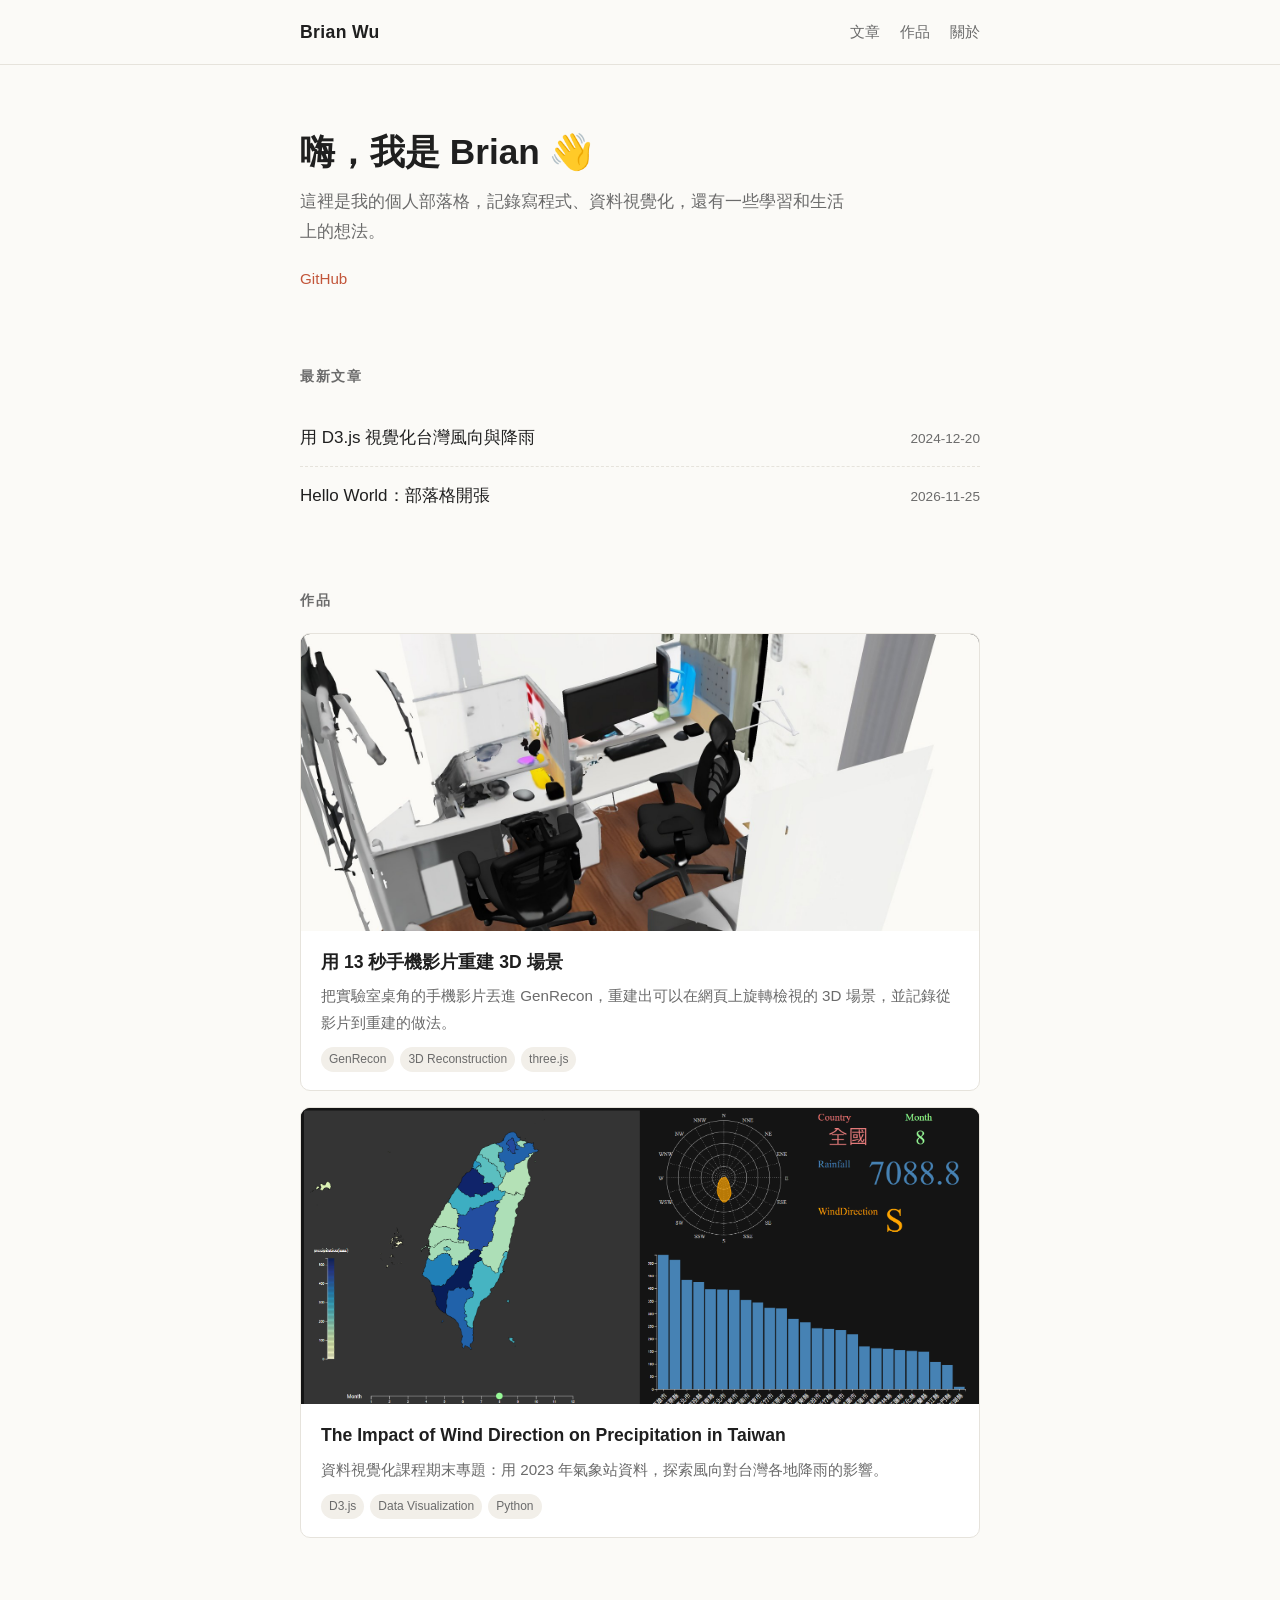
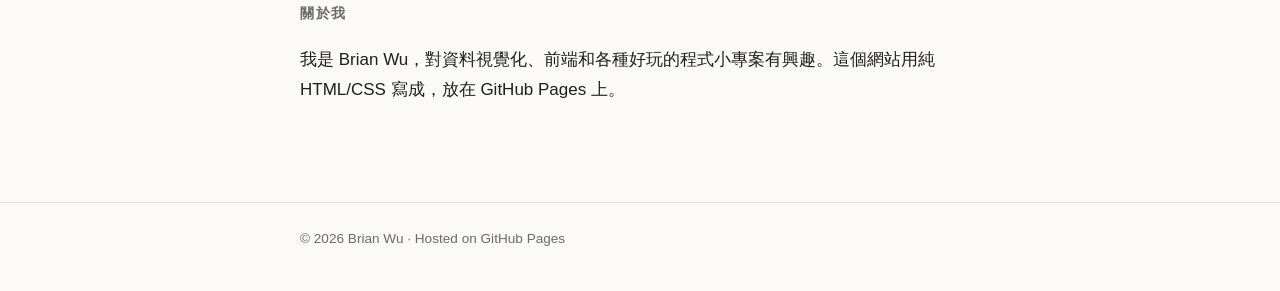
<file: index.html>
<!doctype html>
<html lang="zh-Hant">
<head>
  <meta charset="utf-8">
  <meta name="viewport" content="width=device-width, initial-scale=1">
  <meta name="description" content="Brian Wu 的個人部落格：寫程式、資料視覺化與生活紀錄。">
  <title>Brian Wu</title>
  <link rel="stylesheet" href="style.css">
</head>
<body>
  <header class="site-header">
    <div class="wrap">
      <a class="logo" href="./">Brian Wu</a>
      <nav class="nav">
        <a href="#posts">文章</a>
        <a href="#projects">作品</a>
        <a href="#about">關於</a>
      </nav>
    </div>
  </header>

  <main class="wrap">
    <div class="hero">
      <h1>嗨，我是 Brian 👋</h1>
      <p>這裡是我的個人部落格，記錄寫程式、資料視覺化，還有一些學習和生活上的想法。</p>
      <div class="socials">
        <a href="https://github.com/5xooooo">GitHub</a>
      </div>
    </div>

    <section id="posts">
      <h2>最新文章</h2>
      <ul class="post-list">
        <li>
          <a href="posts/taiwan-wind-rainfall.html">用 D3.js 視覺化台灣風向與降雨</a>
          <time datetime="2024-12-20">2024-12-20</time>
        </li>
        <li>
          <a href="posts/hello-world.html">Hello World：部落格開張</a>
          <time datetime="2026-11-25">2026-11-25</time>
        </li>
      </ul>
    </section>

    <section id="projects">
      <h2>作品</h2>
      <div class="projects">
        <a class="card" href="genrecon-desk/">
          <img src="genrecon-desk/cover.jpg" alt="從斜上方看重建出來的實驗室桌角 3D 場景：兩張辦公椅、桌面和螢幕" loading="lazy">
          <div class="card-body">
            <h3>用 13 秒手機影片重建 3D 場景</h3>
            <p>把實驗室桌角的手機影片丟進 GenRecon，重建出可以在網頁上旋轉檢視的 3D 場景，並記錄從影片到重建的做法。</p>
            <div class="tags">
              <span class="tag">GenRecon</span>
              <span class="tag">3D Reconstruction</span>
              <span class="tag">three.js</span>
            </div>
          </div>
        </a>
        <a class="card" href="DataVisDemo/">
          <img src="DataVisDemo/screenshot.png" alt="台灣風向與降雨視覺化截圖" loading="lazy">
          <div class="card-body">
            <h3>The Impact of Wind Direction on Precipitation in Taiwan</h3>
            <p>資料視覺化課程期末專題：用 2023 年氣象站資料，探索風向對台灣各地降雨的影響。</p>
            <div class="tags">
              <span class="tag">D3.js</span>
              <span class="tag">Data Visualization</span>
              <span class="tag">Python</span>
            </div>
          </div>
        </a>
      </div>
    </section>

    <section id="about">
      <h2>關於我</h2>
      <p>我是 Brian Wu，對資料視覺化、前端和各種好玩的程式小專案有興趣。這個網站用純 HTML/CSS 寫成，放在 GitHub Pages 上。</p>
    </section>
  </main>

  <footer class="site-footer">
    <div class="wrap">© 2026 Brian Wu · Hosted on GitHub Pages</div>
  </footer>
</body>
</html>
</file>
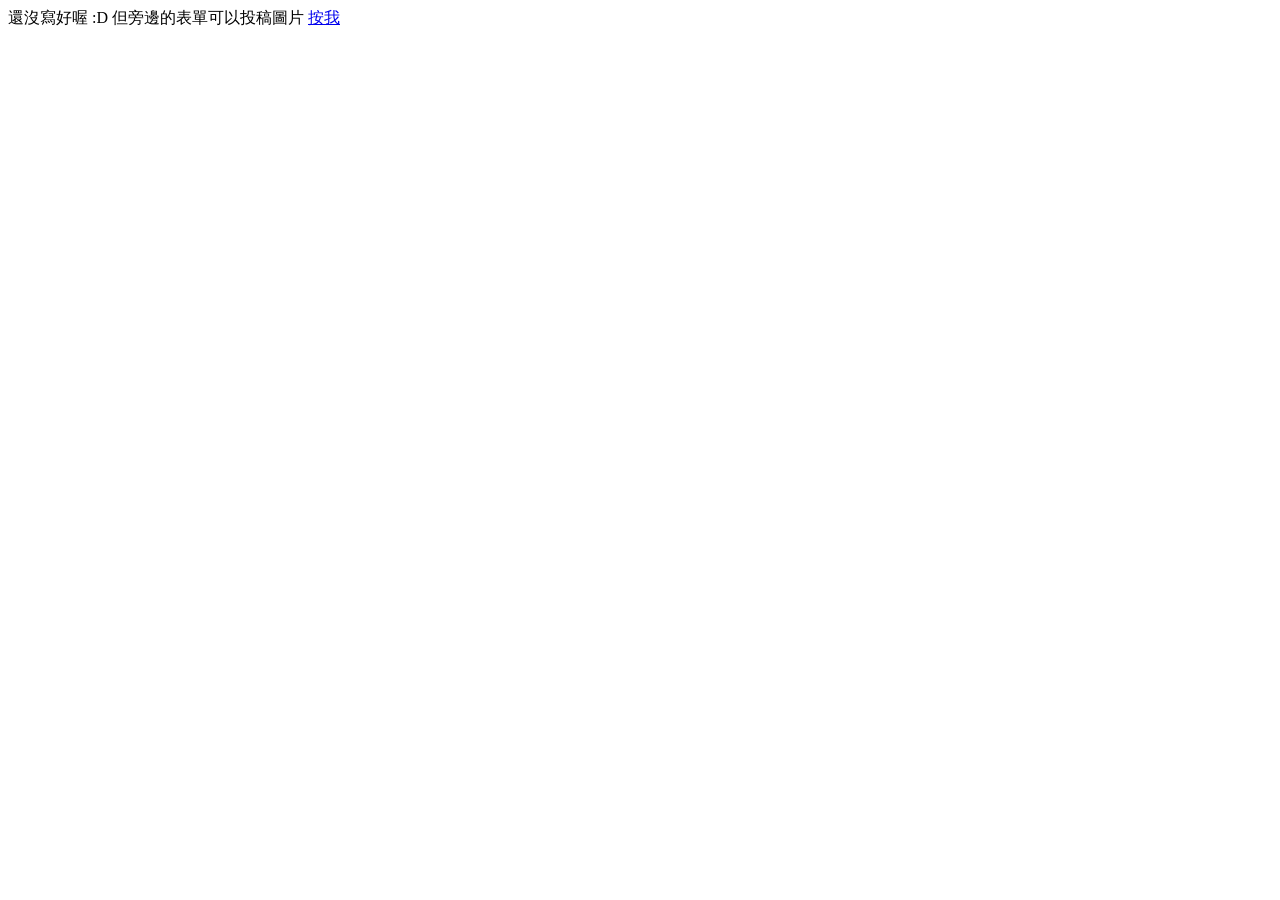
<file: submit_img.html>
<!DOCTYPE html>
<html lang="en">
<head>
    <meta charset="UTF-8">
    <meta http-equiv="X-UA-Compatible" content="IE=edge">
    <meta name="viewport" content="width=device-width, initial-scale=1.0">
    <title>大家投稿的圖片專區(? 雖然沒人會看</title>
</head>
<body>
    還沒寫好喔 :D 但旁邊的表單可以投稿圖片
    <a href="https://forms.gle/71RytXeAtHSeVCqi9">按我</a>
</body>
</html>
</file>
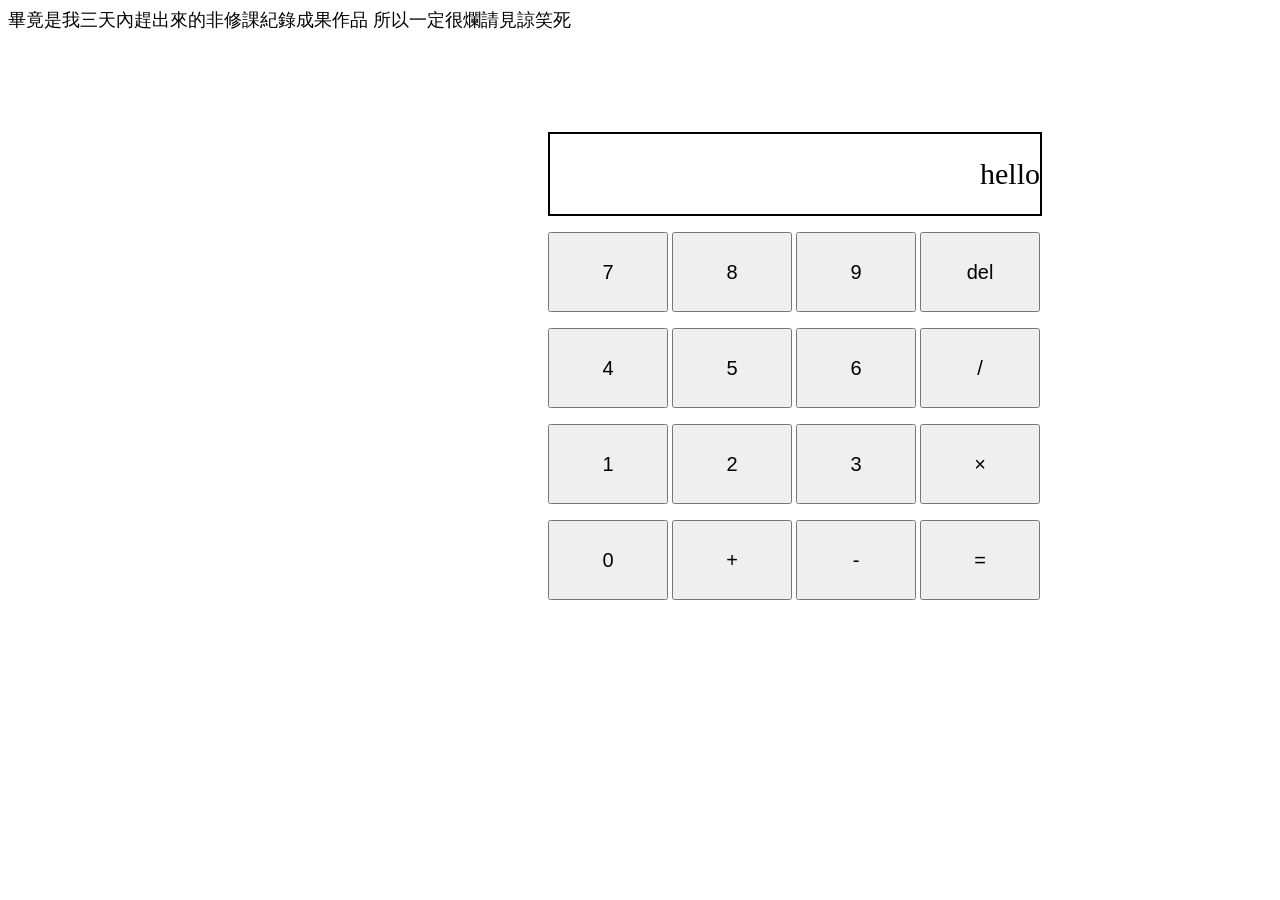
<file: cal/cal.html>
<!DOCTYPE html>
<html lang="en">
<head>
    <meta charset="UTF-8">
    <meta http-equiv="X-UA-Compatible" content="IE=edge">
    <meta name="viewport" content="width=device-width, initial-scale=1.0">
    <title>實用的計算機</title>
    <link rel="stylesheet" href="style.css">
</head>
<body>
    <font size="4">畢竟是我三天內趕出來的非修課紀錄成果作品 所以一定很爛請見諒笑死</font><br>
    <div id="output">
        <a>hello</a>
    </div>
    <ol>
        <input type="button" value="7" onclick="seven()" id="seven">
        <input type="button" value="8" onclick="eight()" id="eight">
        <input type="button" value="9" onclick="nine()" id="nine">
        <input type="button" value="del" onclick="del()" id="delete">
    </ol>
    <ol>
        <input type="button" value="4" onclick="four()" id="four">
        <input type="button" value="5" onclick="five()" id="five">
        <input type="button" value="6" onclick="six()" id="six">
        <input type="button" value="/" onclick="divide()" id="divide">
    </ol>
    <ol>
        <input type="button" value="1" onclick="one()" id="one">
        <input type="button" value="2" onclick="two()" id="two">
        <input type="button" value="3" onclick="three()" id="three">
        <input type="button" value="×" onclick="multiply()" id="multiply">
    </ol>
    <ol>
        <input type="button" value="0" onclick="zero()" id="zero">
        <input type="button" value="+" onclick="plus()" id="plus">
        <input type="button" value="-" onclick="minus()" id="minus">
        <input type="button" value="=" onclick="equ()" id="equ">
    </ol>
    <script src="script.js"></script>
</body>
</html>
</file>
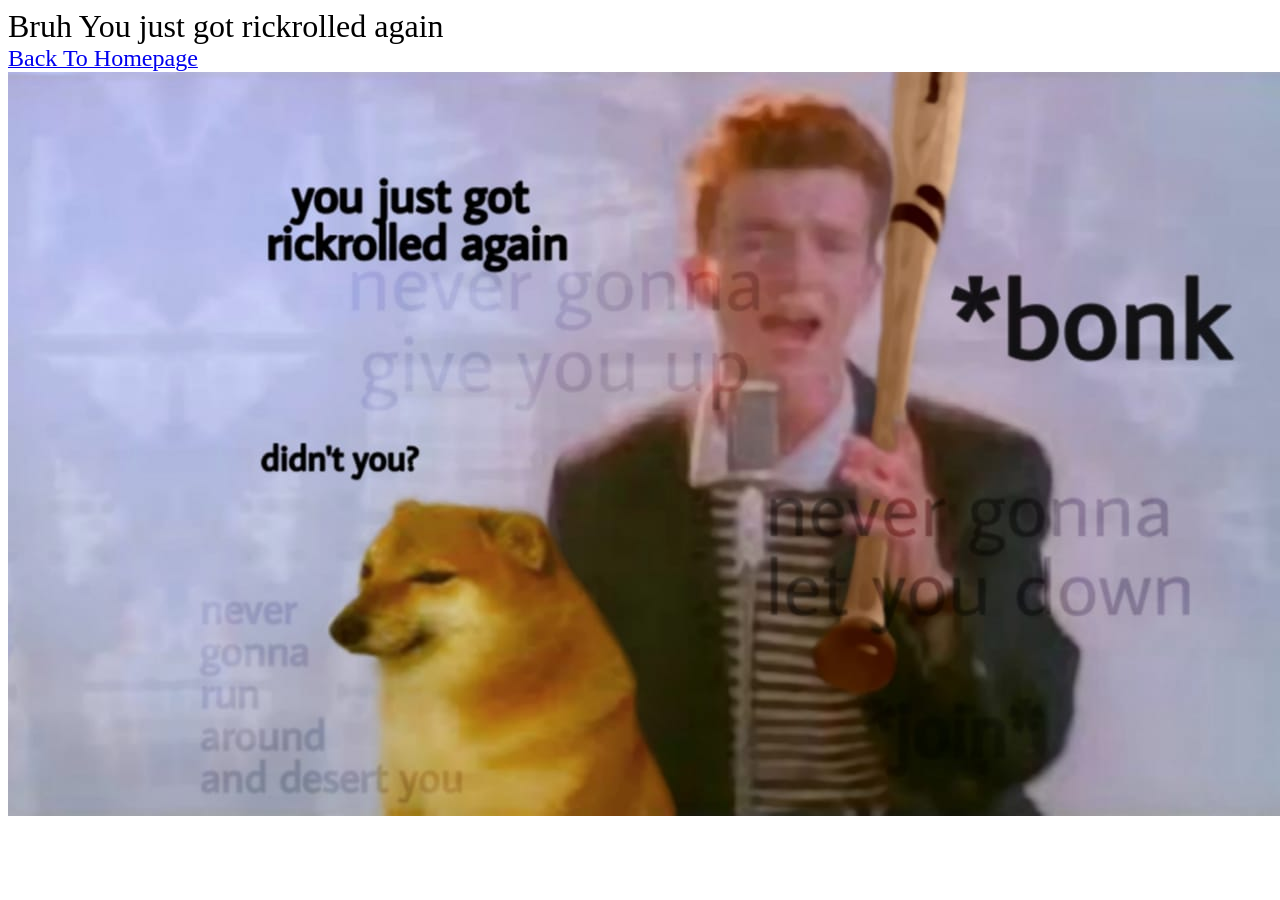
<file: nggyu/nggyu.html>
<!DOCTYPE html>
<html lang="en">
<head>
    <meta charset="UTF-8">
    <meta http-equiv="X-UA-Compatible" content="IE=edge">
    <meta name="viewport" content="width=device-width, initial-scale=1.0">
    <title>Bruh</title>
</head>
<body>
    <font size="6">Bruh You just got rickrolled again</font><br>
    <a href="https://www.youtube.com/watch?v=dQw4w9WgXcQ">
        <font size="5">Back To Homepage</font>
    </a>
    <img src="nggyu.jpg">
</body>
</html>
</file>
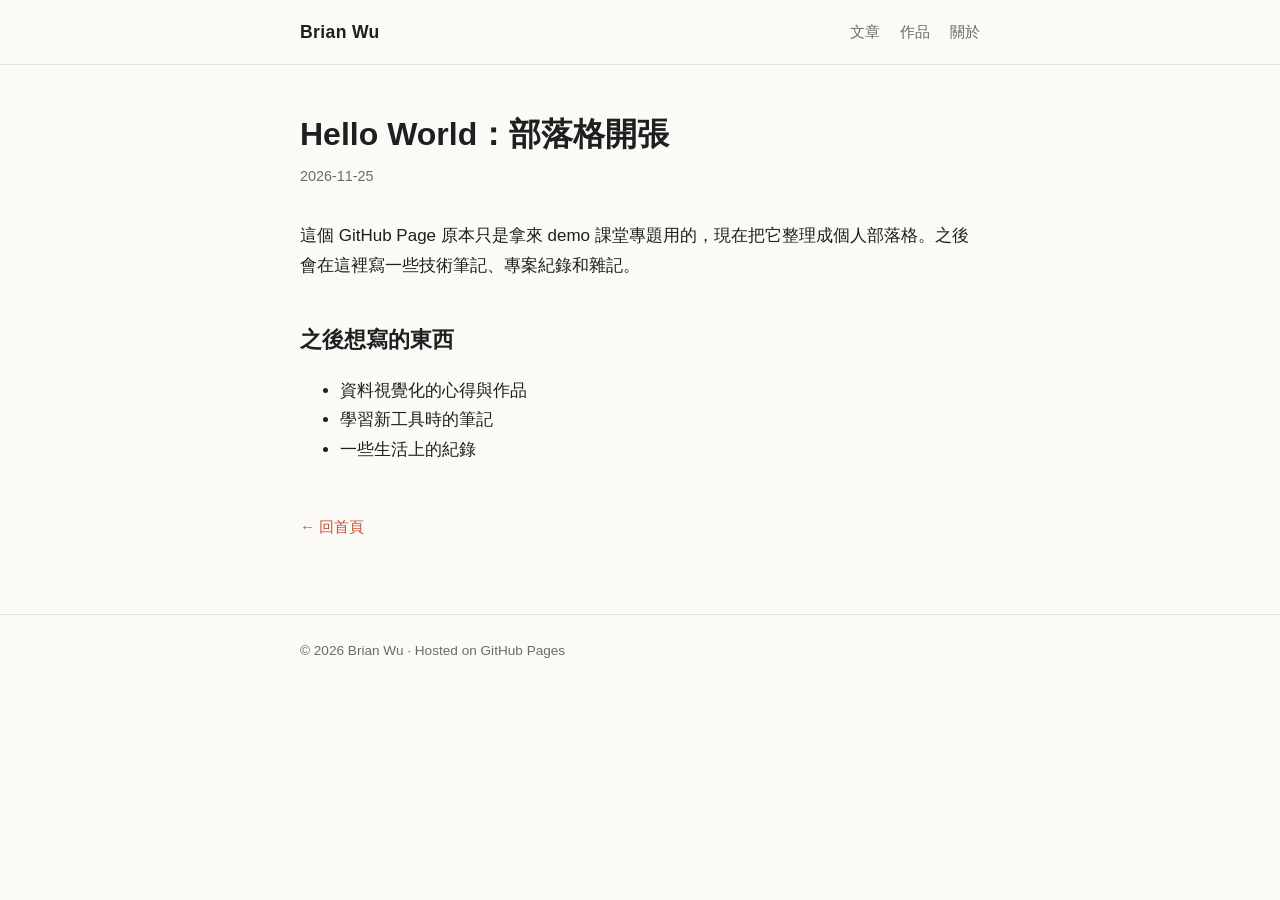
<file: posts/hello-world.html>
<!doctype html>
<html lang="zh-Hant">
<head>
  <meta charset="utf-8">
  <meta name="viewport" content="width=device-width, initial-scale=1">
  <title>Hello World · Brian Wu</title>
  <link rel="stylesheet" href="../style.css">
</head>
<body>
  <header class="site-header">
    <div class="wrap">
      <a class="logo" href="../">Brian Wu</a>
      <nav class="nav">
        <a href="../#posts">文章</a>
        <a href="../#projects">作品</a>
        <a href="../#about">關於</a>
      </nav>
    </div>
  </header>

  <main class="wrap">
    <article class="post">
      <h1>Hello World：部落格開張</h1>
      <div class="meta"><time datetime="2026-11-25">2026-11-25</time></div>

      <p>這個 GitHub Page 原本只是拿來 demo 課堂專題用的，現在把它整理成個人部落格。之後會在這裡寫一些技術筆記、專案紀錄和雜記。</p>

      <h2>之後想寫的東西</h2>
      <ul>
        <li>資料視覺化的心得與作品</li>
        <li>學習新工具時的筆記</li>
        <li>一些生活上的紀錄</li>
      </ul>

      <a class="back" href="../">← 回首頁</a>
    </article>
  </main>

  <footer class="site-footer">
    <div class="wrap">© 2026 Brian Wu · Hosted on GitHub Pages</div>
  </footer>
</body>
</html>
</file>
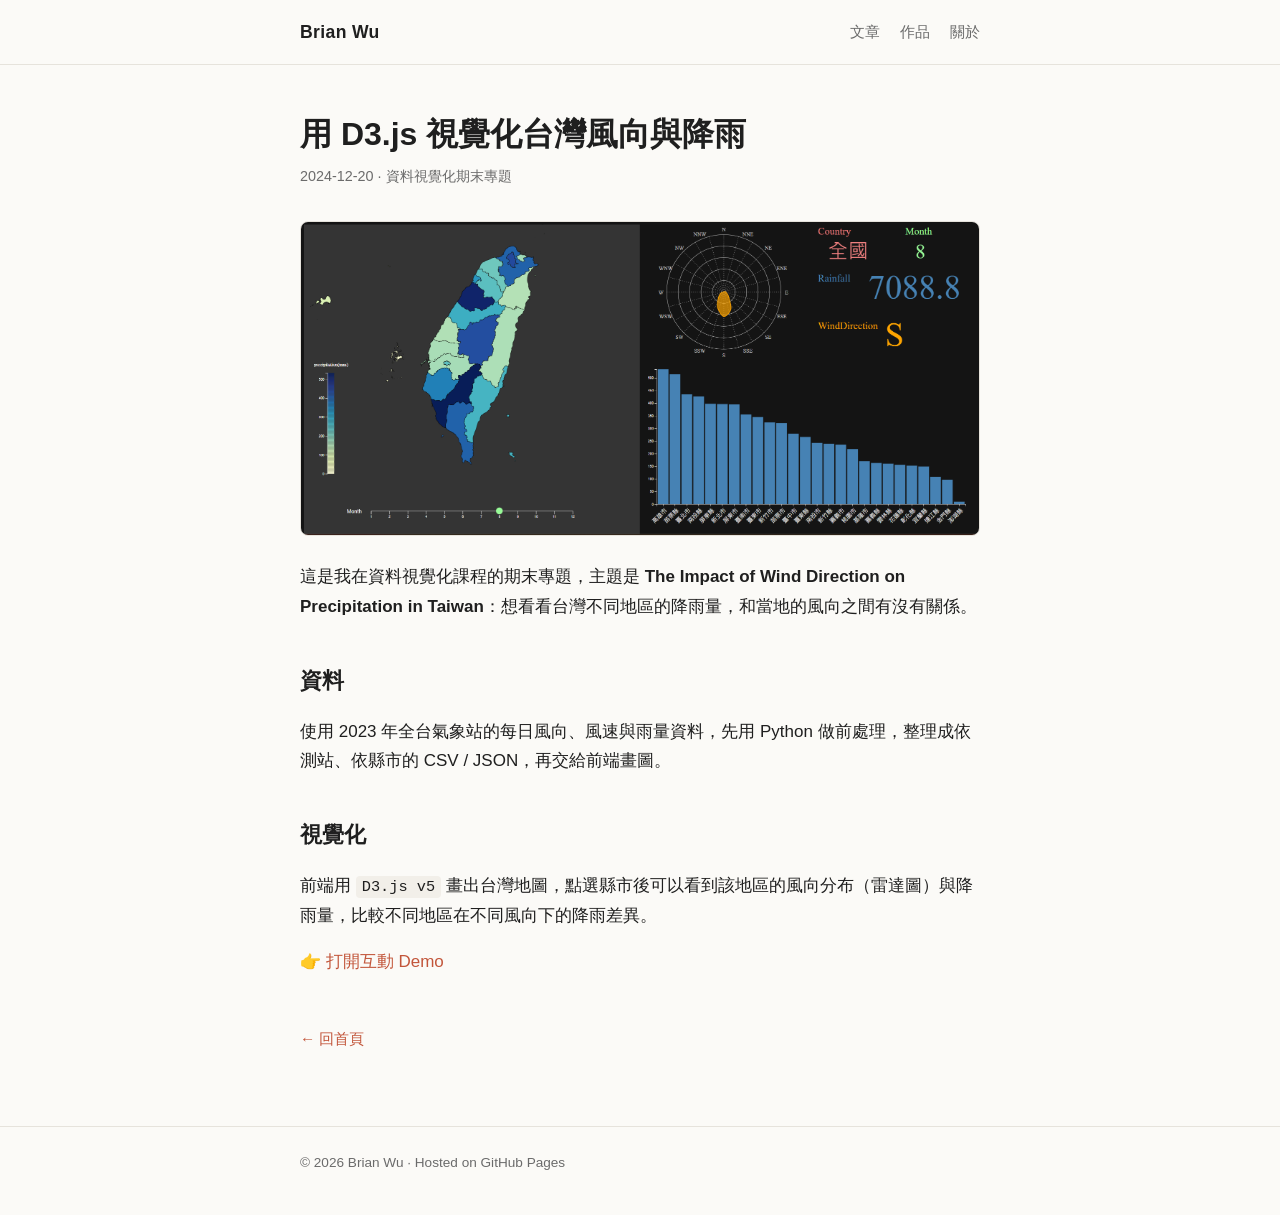
<file: posts/taiwan-wind-rainfall.html>
<!doctype html>
<html lang="zh-Hant">
<head>
  <meta charset="utf-8">
  <meta name="viewport" content="width=device-width, initial-scale=1">
  <title>用 D3.js 視覺化台灣風向與降雨 · Brian Wu</title>
  <link rel="stylesheet" href="../style.css">
</head>
<body>
  <header class="site-header">
    <div class="wrap">
      <a class="logo" href="../">Brian Wu</a>
      <nav class="nav">
        <a href="../#posts">文章</a>
        <a href="../#projects">作品</a>
        <a href="../#about">關於</a>
      </nav>
    </div>
  </header>

  <main class="wrap">
    <article class="post">
      <h1>用 D3.js 視覺化台灣風向與降雨</h1>
      <div class="meta"><time datetime="2024-12-20">2024-12-20</time> · 資料視覺化期末專題</div>

      <p><img src="../DataVisDemo/screenshot.png" alt="專題截圖"></p>

      <p>這是我在資料視覺化課程的期末專題，主題是 <strong>The Impact of Wind Direction on Precipitation in Taiwan</strong>：想看看台灣不同地區的降雨量，和當地的風向之間有沒有關係。</p>

      <h2>資料</h2>
      <p>使用 2023 年全台氣象站的每日風向、風速與雨量資料，先用 Python 做前處理，整理成依測站、依縣市的 CSV / JSON，再交給前端畫圖。</p>

      <h2>視覺化</h2>
      <p>前端用 <code>D3.js v5</code> 畫出台灣地圖，點選縣市後可以看到該地區的風向分布（雷達圖）與降雨量，比較不同地區在不同風向下的降雨差異。</p>

      <p><a href="../DataVisDemo/">👉 打開互動 Demo</a></p>

      <a class="back" href="../">← 回首頁</a>
    </article>
  </main>

  <footer class="site-footer">
    <div class="wrap">© 2026 Brian Wu · Hosted on GitHub Pages</div>
  </footer>
</body>
</html>
</file>
<file: style.css>
:root {
  --bg: #fbfaf7;
  --surface: #ffffff;
  --text: #1f1f1f;
  --muted: #6b6b6b;
  --border: #e6e3dc;
  --accent: #c2553a;
  --code-bg: #f2efe9;
  color-scheme: light;
}

@media (prefers-color-scheme: dark) {
  :root {
    --bg: #141414;
    --surface: #1c1c1c;
    --text: #e8e6e1;
    --muted: #9a978f;
    --border: #2c2b28;
    --accent: #e98a6f;
    --code-bg: #232220;
    color-scheme: dark;
  }
}

* { box-sizing: border-box; }

html { -webkit-text-size-adjust: 100%; }

body {
  margin: 0;
  background: var(--bg);
  color: var(--text);
  font-family: "Noto Sans TC", -apple-system, BlinkMacSystemFont, "Segoe UI", "PingFang TC", "Microsoft JhengHei", sans-serif;
  font-size: 17px;
  line-height: 1.75;
}

a { color: var(--accent); text-decoration: none; }
a:hover { text-decoration: underline; }

.wrap {
  max-width: 720px;
  margin: 0 auto;
  padding: 0 20px;
}

/* Header */
.site-header {
  border-bottom: 1px solid var(--border);
}
.site-header .wrap {
  display: flex;
  align-items: center;
  justify-content: space-between;
  gap: 16px;
  height: 64px;
}
.logo {
  font-weight: 700;
  font-size: 1.1rem;
  color: var(--text);
  letter-spacing: 0.02em;
}
.logo:hover { text-decoration: none; }
.nav { display: flex; gap: 20px; font-size: 0.95rem; }
.nav a { color: var(--muted); }
.nav a:hover { color: var(--text); text-decoration: none; }

/* Hero */
.hero { padding: 64px 0 40px; }
.hero h1 {
  font-size: 2.2rem;
  line-height: 1.3;
  margin: 0 0 12px;
}
.hero p { color: var(--muted); margin: 0; max-width: 560px; }
.socials { margin-top: 20px; display: flex; gap: 16px; font-size: 0.95rem; }

/* Sections */
section { padding: 32px 0; }
section h2 {
  font-size: 0.85rem;
  text-transform: uppercase;
  letter-spacing: 0.12em;
  color: var(--muted);
  margin: 0 0 20px;
  font-weight: 600;
}

/* Post list */
.post-list { list-style: none; margin: 0; padding: 0; }
.post-list li {
  display: flex;
  justify-content: space-between;
  align-items: baseline;
  gap: 16px;
  padding: 14px 0;
  border-bottom: 1px dashed var(--border);
}
.post-list li:last-child { border-bottom: none; }
.post-list a { color: var(--text); font-weight: 500; }
.post-list a:hover { color: var(--accent); text-decoration: none; }
.post-list time {
  color: var(--muted);
  font-size: 0.85rem;
  white-space: nowrap;
  font-variant-numeric: tabular-nums;
}

/* Project cards */
.projects { display: grid; gap: 16px; }
.card {
  display: block;
  background: var(--surface);
  border: 1px solid var(--border);
  border-radius: 10px;
  overflow: hidden;
  color: var(--text);
  transition: border-color 0.15s, transform 0.15s;
}
.card:hover { border-color: var(--accent); text-decoration: none; transform: translateY(-2px); }
.card img {
  display: block;
  width: 100%;
  aspect-ratio: 16 / 7;
  object-fit: cover;
  object-position: top left;
  background: #141414;
}
.card-body { padding: 16px 20px 18px; }
.card h3 { margin: 0 0 6px; font-size: 1.1rem; }
.card p { margin: 0; color: var(--muted); font-size: 0.95rem; }
.tags { margin-top: 10px; display: flex; flex-wrap: wrap; gap: 6px; }
.tag {
  font-size: 0.75rem;
  padding: 2px 8px;
  border-radius: 999px;
  background: var(--code-bg);
  color: var(--muted);
}

/* Article */
.post { padding: 48px 0 24px; }
.post h1 { font-size: 2rem; line-height: 1.35; margin: 0 0 8px; }
.post .meta { color: var(--muted); font-size: 0.9rem; margin-bottom: 32px; }
.post h2 { font-size: 1.35rem; margin: 40px 0 12px; }
.post img { max-width: 100%; border-radius: 8px; border: 1px solid var(--border); }
.post code {
  background: var(--code-bg);
  padding: 2px 6px;
  border-radius: 4px;
  font-size: 0.9em;
}
.back { display: inline-block; margin-top: 32px; font-size: 0.95rem; }

/* Footer */
.site-footer {
  border-top: 1px solid var(--border);
  margin-top: 48px;
  padding: 24px 0 40px;
  color: var(--muted);
  font-size: 0.85rem;
}

@media (max-width: 520px) {
  body { font-size: 16px; }
  .hero { padding: 40px 0 24px; }
  .hero h1 { font-size: 1.75rem; }
  .post-list li { flex-direction: column; gap: 2px; }
}
</file>
<file: cal/style.css>
input{
    width:120px;
    height: 80px;
    font-size:20px;
    position: relative;
}

#output{
    position: relative;
    top: 100px;
    left: 540px;
    border: 2px black solid;
    width: 490px;
    height: 80px;
    text-align: right;
    line-height: 80px;
    font-size: 30px;
    overflow-x: auto;
    overflow-y: hidden;
}

ol{
    position: relative;
    top: 100px;
    left: 500px;
}
</file>
